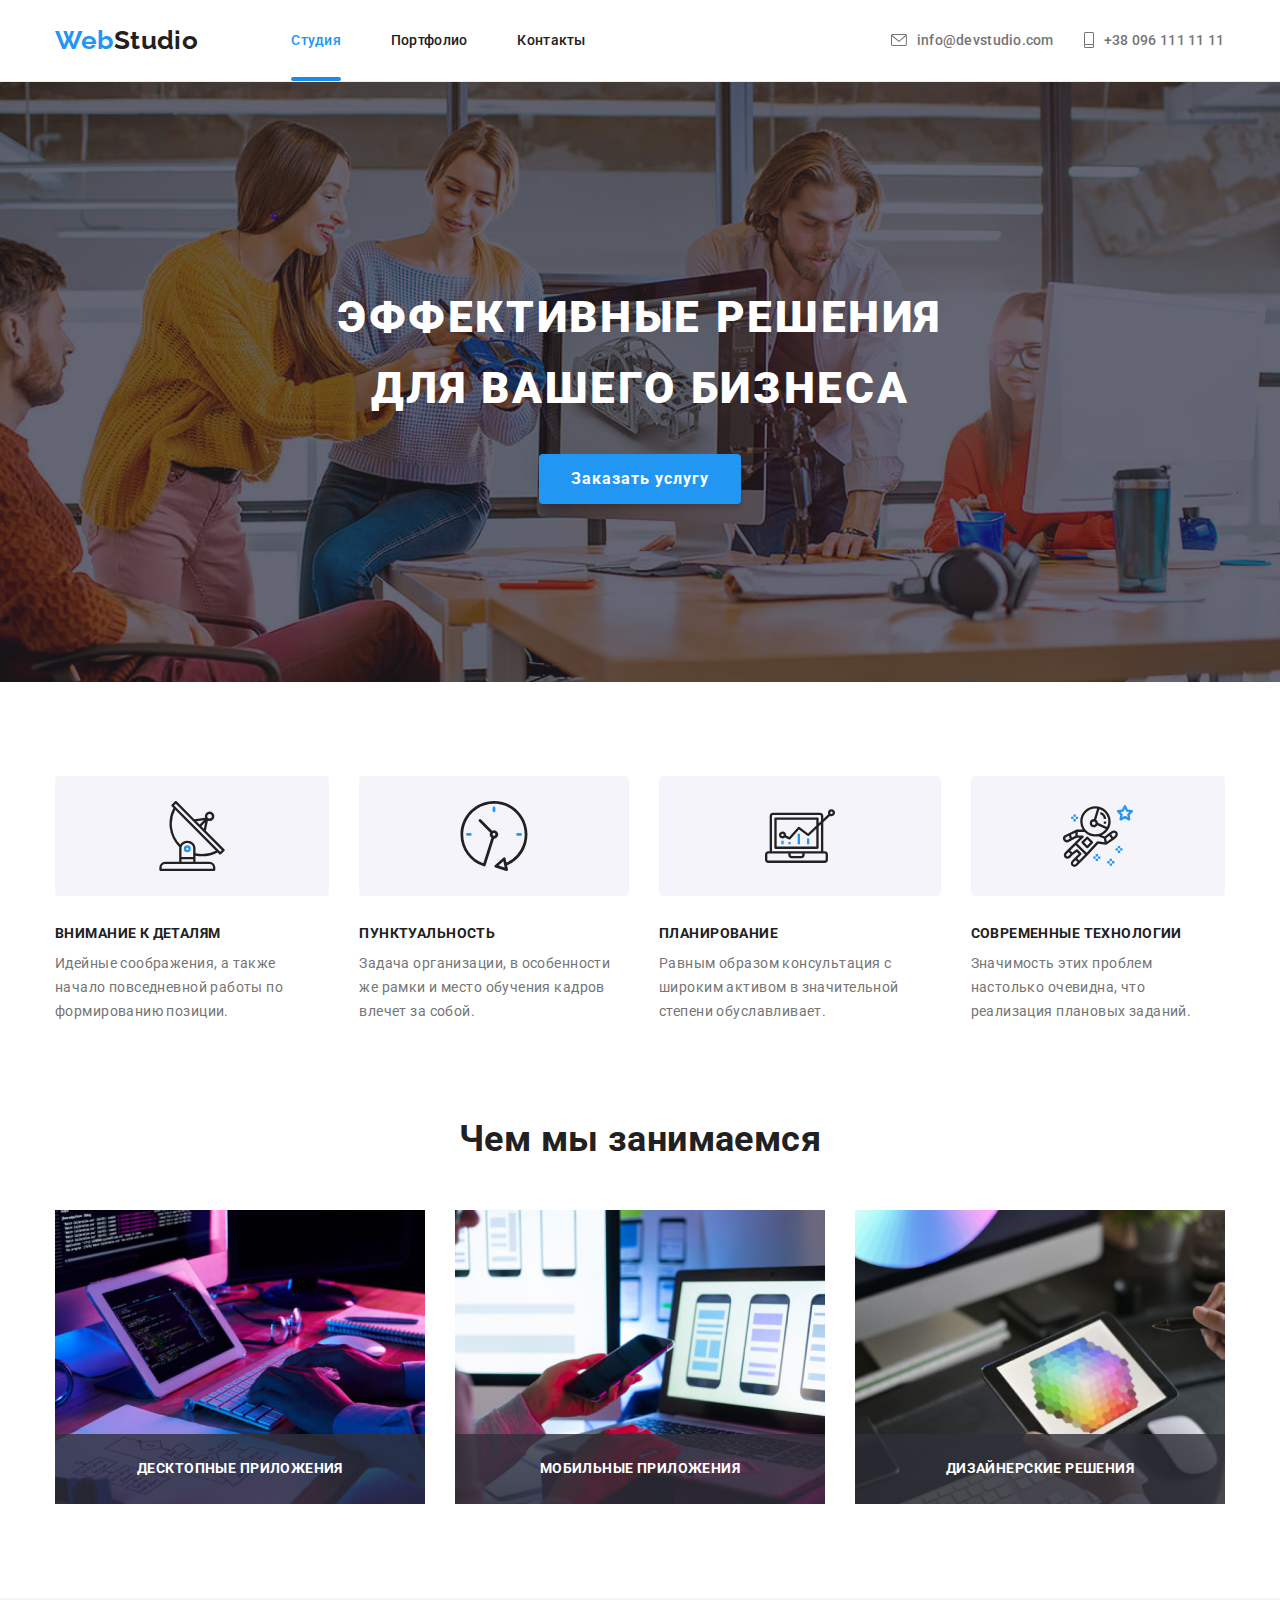
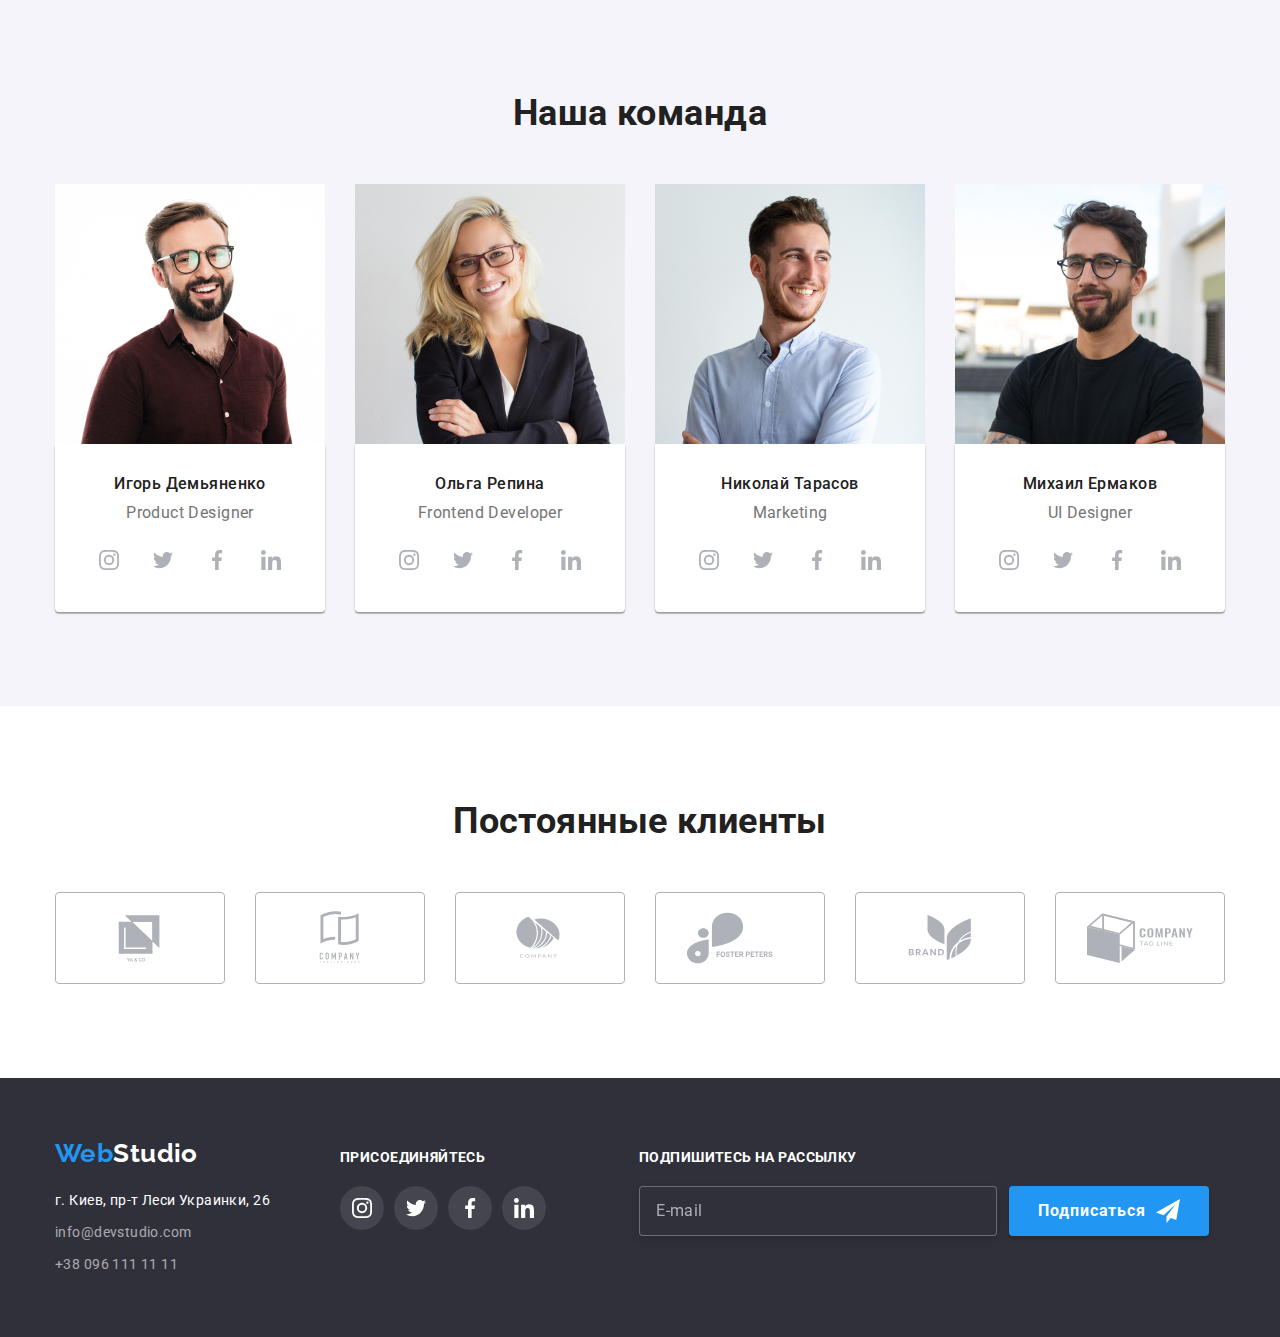
<file: index.html>
<!DOCTYPE html>
<html lang="ru">
  <head>
    <meta charset="UTF-8" />
    <meta http-equiv="X-UA-Compatible" content="IE=edge" />
    <meta name="viewport" content="width=device-width, initial-scale=1.0" />
    <title>Document</title>
    <link rel="preconnect" href="https://fonts.googleapis.com" />
    <link rel="preconnect" href="https://fonts.gstatic.com" crossorigin />
    <link
      rel="stylesheet"
      href="https://cdn.jsdelivr.net/npm/modern-normalize@1.1.0/modern-normalize.min.css"
    />
    <link
      href="https://fonts.googleapis.com/css2?family=Raleway:wght@700&family=Roboto:wght@400;500;700;900&display=swap"
      rel="stylesheet"
    />
    <link rel="stylesheet" href="./css/main.min.css" />
  </head>

  <body>
    <!-- Хедер -->
    <header class="header">
      <div class="container header-container">
        <a href="./index.html" class="logo logo__header">
          <span class="logo__accent">Web</span>Studio
        </a>
        <button
          class="menu-btn"
          type="button"
          aria-label="Кнопка открытия меню"
          aria-expanded="false"
          data-menu-button
        >
          <svg class="menu-btn__icon" width="40" height="40">
            <use
              class="menu-btn__icon-open"
              href="./images/symbol-defs.svg#open-menu"
            ></use>
            <use
              class="menu-btn__icon-close"
              href="./images/symbol-defs.svg#close-menu"
            ></use>
          </svg>
        </button>
        <div class="header-menu">
          <nav class="header__wrapper">
            <ul class="site-nav list">
              <li class="site-nav__item">
                <a
                  href="./index.html"
                  class="site-nav__link site-nav__link--current"
                  >Студия</a
                >
              </li>
              <li class="site-nav__item">
                <a href="./portfolio.html" class="site-nav__link">Портфолио</a>
              </li>
              <li class="site-nav__item">
                <a href="" class="site-nav__link">Контакты</a>
              </li>
            </ul>
          </nav>
          <ul class="auth-nav list">
            <li class="auth-nav__item">
              <a href="mailto:info@devstudio.com" class="auth-nav__link"
                ><svg class="nav__icon" width="16px" height="12px">
                  <use href="./images/symbol-defs.svg#mail"></use></svg
                >info@devstudio.com</a
              >
            </li>
            <li class="auth-nav__item">
              <a href="tel:+380961111111" class="auth-nav__link">
                <svg class="nav__icon" width="10px" height="16px">
                  <use href="./images/symbol-defs.svg#fone"></use></svg
                >+38 096 111 11 11</a
              >
            </li>
          </ul>
        </div>
      </div>
    </header>

    <main>
      <!-- Секция Герой -->
      <section class="hero">
        <div class="container">
          <h1 class="hero-title">Эффективные решения для вашего бизнеса</h1>
          <button data-modal-open type="button" class="button">
            Заказать услугу
          </button>
        </div>
      </section>

      <!-- Секция Про нас -->
      <section class="section features-section">
        <div class="container">
          <h2 class="visually-hidden">Почему выбирают нас</h2>
          <ul class="features list">
            <li class="features-item">
              <div class="features-icon">
                <svg width="70px" height="70px">
                  <use href="./images/symbol-defs.svg#antenna"></use>
                </svg>
              </div>

              <h3 class="title">Внимание к деталям</h3>
              <p class="features-text">
                Идейные соображения, а также начало повседневной работы по
                формированию позиции.
              </p>
            </li>
            <li class="features-item">
              <div class="features-icon">
                <svg width="70px" height="70px">
                  <use href="./images/symbol-defs.svg#clock"></use>
                </svg>
              </div>

              <h3 class="title">Пунктуальность</h3>
              <p class="features-text">
                Задача организации, в особенности же рамки и место обучения
                кадров влечет за собой.
              </p>
            </li>
            <li class="features-item">
              <div class="features-icon">
                <svg width="70px" height="70px">
                  <use href="./images/symbol-defs.svg#diagram"></use>
                </svg>
              </div>

              <h3 class="title">Планирование</h3>
              <p class="features-text">
                Равным образом консультация с широким активом в значительной
                степени обуславливает.
              </p>
            </li>
            <li class="features-item">
              <div class="features-icon">
                <svg width="70px" height="70px">
                  <use href="./images/symbol-defs.svg#astronaut"></use>
                </svg>
              </div>

              <h3 class="title">Современные технологии</h3>
              <p class="features-text">
                Значимость этих проблем настолько очевидна, что реализация
                плановых заданий.
              </p>
            </li>
          </ul>
        </div>
      </section>

      <!-- Секция Чем мы занимаемся -->
      <section class="section skills">
        <div class="container">
          <h2 class="section-title">Чем мы занимаемся</h2>
          <ul class="work list">
            <li class="work-item">
              <img
                srcset="
                  ./images/work/work_1.jpg    1x,
                  ./images/work/work_1@2x.jpg 2x
                "
                src="./images/work/work_1.jpg"
                alt="программный код на стационарном компьютере"
                width="370"
                height="294"
              />
              <h3 class="work-title">Десктопные приложения</h3>
            </li>
            <li class="work-item">
              <img
                srcset="
                  ./images/work/work_2.jpg    1x,
                  ./images/work/work_2@2x.jpg 2x
                "
                src="./images/work/work_2.jpg"
                alt="оформление приложения на ноутбуке и смартфоне"
                width="370"
                height="294"
              />
              <h3 class="work-title">Мобильные приложения</h3>
            </li>
            <li class="work-item">
              <img
                srcset="
                  ./images/work/work_3.jpg    1x,
                  ./images/work/work_3@2x.jpg 2x
                "
                src="./images/work/work_3.jpg"
                alt="стилизация цвета на планшете"
                width="370"
                height="294"
              />
              <h3 class="work-title">Дизайнерские решения</h3>
            </li>
          </ul>
        </div>
      </section>

      <!-- Секция команда -->
      <section class="section team">
        <div class="container">
          <h2 class="section-title">Наша команда</h2>

          <ul class="employees list">
            <li class="team-item">
              <picture>
                <source
                  srcset="
                    ./images/team/team_card_1_desktop.jpg    1x,
                    ./images/team/team_card_1_desktop@2x.jpg 2x
                  "
                  media="(min-width: 1200px)"
                  type="image/jpg"
                />
                <source
                  srcset="
                    ./images/team/team_card_1_tablet.jpg    1x,
                    ./images/team/team_card_1_tablet@2x.jpg 2x
                  "
                  media="(min-width: 768px)"
                  type="image/jpg"
                />
                <source
                  srcset="
                    ./images/team/team_card_1_mobile.jpg    1x,
                    ./images/team/team_card_1_mobile@2x.jpg 2x
                  "
                  media="(max-width: 768px)"
                  type="image/jpg"
                />
                <img
                  class="employees-item"
                  src="./images/team/team_card_1_mobile.jpg"
                  alt="сотрудник компании"
                  width="450"
                  height="460"
                />
              </picture>
              <div class="bck-card">
                <h3 class="title employees-title">Игорь Демьяненко</h3>
                <p class="employees-text">Product Designer</p>
                <ul class="list social_list">
                  <li class="social_network">
                    <a class="team-icon" href="instagram">
                      <svg width="20" height="20" class="social-icon">
                        <use
                          href="./images/symbol-defs.svg#instagram"
                        ></use></svg
                    ></a>
                  </li>
                  <li class="social_network">
                    <a class="team-icon" href="twitter">
                      <svg width="20" height="20" class="social-icon">
                        <use href="./images/symbol-defs.svg#twitter"></use></svg
                    ></a>
                  </li>
                  <li class="social_network">
                    <a class="team-icon" href="facebook">
                      <svg width="20" height="20" class="social-icon">
                        <use
                          href="./images/symbol-defs.svg#facebook"
                        ></use></svg
                    ></a>
                  </li>
                  <li class="social_network">
                    <a class="team-icon" href="linkedin">
                      <svg width="20" height="20" class="social-icon">
                        <use
                          href="./images/symbol-defs.svg#linkedin"
                        ></use></svg
                    ></a>
                  </li>
                </ul>
              </div>
            </li>
            <li class="team-item">
              <picture>
                <source
                  srcset="
                    ./images/team/team_card_2_desktop.jpg    1x,
                    ./images/team/team_card_2_desktop@2x.jpg 2x
                  "
                  media="(min-width: 1200px)"
                  type="image/jpg"
                />
                <source
                  srcset="
                    ./images/team/team_card_2_tablet.jpg    1x,
                    ./images/team/team_card_2_tablet@2x.jpg 2x
                  "
                  media="(min-width: 768px)"
                  type="image/jpg"
                />
                <source
                  srcset="
                    ./images/team/team_card_2_mobile.jpg    1x,
                    ./images/team/team_card_2_mobile@2x.jpg 2x
                  "
                  media="(max-width: 768px)"
                  type="image/jpg"
                />
                <img
                  class="employees-item"
                  src="./images/team/team_card_2_mobile.jpg"
                  alt="сотрудник компании"
                  width="450"
                  height="460"
                />
              </picture>
              <div class="bck-card">
                <h3 class="title employees-title">Ольга Репина</h3>
                <p class="employees-text">Frontend Developer</p>
                <ul class="list social_list">
                  <li class="social_network">
                    <a class="team-icon" href="instagram">
                      <svg width="20" height="20" class="social-icon">
                        <use
                          href="./images/symbol-defs.svg#instagram"
                        ></use></svg
                    ></a>
                  </li>
                  <li class="social_network">
                    <a class="team-icon" href="twitter">
                      <svg width="20" height="20" class="social-icon">
                        <use href="./images/symbol-defs.svg#twitter"></use></svg
                    ></a>
                  </li>
                  <li class="social_network">
                    <a class="team-icon" href="facebook">
                      <svg width="20" height="20" class="social-icon">
                        <use
                          href="./images/symbol-defs.svg#facebook"
                        ></use></svg
                    ></a>
                  </li>
                  <li class="social_network">
                    <a class="team-icon" href="linkedin">
                      <svg width="20" height="20" class="social-icon">
                        <use
                          href="./images/symbol-defs.svg#linkedin"
                        ></use></svg
                    ></a>
                  </li>
                </ul>
              </div>
            </li>
            <li class="team-item">
              <picture>
                <source
                  srcset="
                    ./images/team/team_card_3_desktop.jpg    1x,
                    ./images/team/team_card_3_desktop@2x.jpg 2x
                  "
                  media="(min-width: 1200px)"
                  type="image/jpg"
                />
                <source
                  srcset="
                    ./images/team/team_card_3_tablet.jpg    1x,
                    ./images/team/team_card_3_tablet@2x.jpg 2x
                  "
                  media="(min-width: 768px)"
                  type="image/jpg"
                />
                <source
                  srcset="
                    ./images/team/team_card_3_mobile.jpg    1x,
                    ./images/team/team_card_3_mobile@2x.jpg 2x
                  "
                  media="(max-width: 768px)"
                  type="image/jpg"
                />
                <img
                  class="employees-item"
                  src="./images/team/team_card_3_mobile.jpg"
                  alt="сотрудник компании"
                  width="450"
                  height="460"
                />
              </picture>
              <div class="bck-card">
                <h3 class="title employees-title">Николай Тарасов</h3>
                <p class="employees-text">Marketing</p>
                <ul class="list social_list">
                  <li class="social_network">
                    <a class="team-icon" href="instagram">
                      <svg width="20" height="20" class="social-icon">
                        <use
                          href="./images/symbol-defs.svg#instagram"
                        ></use></svg
                    ></a>
                  </li>
                  <li class="social_network">
                    <a class="team-icon" href="twitter">
                      <svg width="20" height="20" class="social-icon">
                        <use href="./images/symbol-defs.svg#twitter"></use></svg
                    ></a>
                  </li>
                  <li class="social_network">
                    <a class="team-icon" href="facebook">
                      <svg width="20" height="20" class="social-icon">
                        <use
                          href="./images/symbol-defs.svg#facebook"
                        ></use></svg
                    ></a>
                  </li>
                  <li class="social_network">
                    <a class="team-icon" href="linkedin">
                      <svg width="20" height="20" class="social-icon">
                        <use
                          href="./images/symbol-defs.svg#linkedin"
                        ></use></svg
                    ></a>
                  </li>
                </ul>
              </div>
            </li>
            <li class="team-item">
              <picture>
                <source
                  srcset="
                    ./images/team/team_card_4_desktop.jpg    1x,
                    ./images/team/team_card_4_desktop@2x.jpg 2x
                  "
                  media="(min-width: 1200px)"
                  type="image/jpg"
                />
                <source
                  srcset="
                    ./images/team/team_card_4_tablet.jpg    1x,
                    ./images/team/team_card_4_tablet@2x.jpg 2x
                  "
                  media="(min-width: 768px)"
                  type="image/jpg"
                />
                <source
                  srcset="
                    ./images/team/team_card_4_mobile.jpg    1x,
                    ./images/team/team_card_4_mobile@2x.jpg 2x
                  "
                  media="(max-width: 768px)"
                  type="image/jpg"
                />
                <img
                  class="employees-item"
                  src="./images/team/team_card_4_mobile.jpg"
                  alt="сотрудник компании"
                  width="450"
                  height="460"
                />
              </picture>
              <div class="bck-card">
                <h3 class="title employees-title">Михаил Ермаков</h3>
                <p class="employees-text">UI Designer</p>
                <ul class="list social_list">
                  <li class="social_network">
                    <a class="team-icon" href="instagram">
                      <svg width="20" height="20" class="social-icon">
                        <use
                          href="./images/symbol-defs.svg#instagram"
                        ></use></svg
                    ></a>
                  </li>
                  <li class="social_network">
                    <a class="team-icon" href="twitter">
                      <svg width="20" height="20" class="social-icon">
                        <use href="./images/symbol-defs.svg#twitter"></use></svg
                    ></a>
                  </li>
                  <li class="social_network">
                    <a class="team-icon" href="facebook">
                      <svg width="20" height="20" class="social-icon">
                        <use
                          href="./images/symbol-defs.svg#facebook"
                        ></use></svg
                    ></a>
                  </li>
                  <li class="social_network">
                    <a class="team-icon" href="linkedin">
                      <svg width="20" height="20" class="social-icon">
                        <use
                          href="./images/symbol-defs.svg#linkedin"
                        ></use></svg
                    ></a>
                  </li>
                </ul>
              </div>
            </li>
          </ul>
        </div>
      </section>

      <!-- Секция клиенты  -->
      <section class="section">
        <div class="container">
          <h2 class="section-title">Постоянные клиенты</h2>
          <ul class="clients-list list">
            <li class="clients">
              <a class="clients-page" href="">
                <svg width="106" height="60">
                  <use href="./images/symbol-defs.svg#client_1"></use></svg
              ></a>
            </li>
            <li class="clients">
              <a class="clients-page" href="">
                <svg width="106" height="60">
                  <use href="./images/symbol-defs.svg#client_2"></use></svg
              ></a>
            </li>
            <li class="clients">
              <a class="clients-page" href="">
                <svg width="106" height="60">
                  <use href="./images/symbol-defs.svg#client_3"></use></svg
              ></a>
            </li>
            <li class="clients">
              <a class="clients-page" href="">
                <svg width="106" height="60">
                  <use href="./images/symbol-defs.svg#client_4"></use></svg
              ></a>
            </li>
            <li class="clients">
              <a class="clients-page" href="">
                <svg width="106" height="60">
                  <use href="./images/symbol-defs.svg#client_5"></use></svg
              ></a>
            </li>
            <li class="clients">
              <a class="clients-page" href="">
                <svg width="106" height="60">
                  <use href="./images/symbol-defs.svg#client_6"></use></svg
              ></a>
            </li>
          </ul>
        </div>
      </section>
    </main>

    <!-- Футер -->
    <footer class="footer">
      <div class="container footer-container">
        <div class="footer-tablet">
          <div class="contact">
            <a href="./index.html" class="logo logo-footer">
              <span class="logo__accent">Web</span>Studio
            </a>
            <address>
              <ul class="list">
                <li class="footer-list">
                  <a
                    target="_blank"
                    rel="noopener noreferrer"
                    href="https://www.google.com/maps/place/%D0%B1%D1%83%D0%BB.+%D0%9B%D0%B5%D1%81%D0%B8+%D0%A3%D0%BA%D1%80%D0%B0%D0%B8%D0%BD%D0%BA%D0%B8,+26,+%D0%9A%D0%B8%D0%B5%D0%B2,+02000/@50.4265807,30.5361971,17z/data=!3m1!4b1!4m5!3m4!1s0x40d4cf0e033ecbe9:0x57a4dffefec77da0!8m2!3d50.4265807!4d30.5383858"
                    class="map"
                    >г. Киев, пр-т Леси Украинки, 26</a
                  >
                </li>
                <li class="footer-list">
                  <a href="mailto:info@devstudio.com" class="auth"
                    >info@devstudio.com</a
                  >
                </li>
                <li class="footer-list">
                  <a href="tel:+380961111111" class="auth">+38 096 111 11 11</a>
                </li>
              </ul>
            </address>
          </div>

          <div class="join-social">
            <p class="join">присоединяйтесь</p>
            <ul class="list social_list">
              <li class="social_network">
                <a class="footer-icon" href=""
                  ><svg width="20" height="20" class="social-icon">
                    <use href="./images/symbol-defs.svg#instagram"></use></svg
                ></a>
              </li>
              <li class="social_network">
                <a class="footer-icon" href=""
                  ><svg width="20" height="20" class="social-icon">
                    <use href="./images/symbol-defs.svg#twitter"></use></svg
                ></a>
              </li>
              <li class="social_network">
                <a class="footer-icon" href=""
                  ><svg width="20" height="20" class="social-icon">
                    <use href="./images/symbol-defs.svg#facebook"></use></svg
                ></a>
              </li>
              <li class="social_network">
                <a class="footer-icon" href=""
                  ><svg width="20" height="20" class="social-icon">
                    <use href="./images/symbol-defs.svg#linkedin"></use></svg
                ></a>
              </li>
            </ul>
          </div>
        </div>

        <div class="mailing">
          <p class="subscribe">Подпишитесь на рассылку</p>
          <form class="subscribe-form">
            <input
              class="mail-form"
              type="email"
              name="email"
              placeholder="E-mail"
            />
            <button class="footer-button" type="submit">
              Подписаться
              <svg width="24" height="24">
                <use href="./images/symbol-defs.svg#icon-send"></use>
              </svg>
            </button>
          </form>
        </div>
      </div>
    </footer>

    <!-- Модальное окно -->
    <div class="backdrop is-hidden" data-modal>
      <div class="modal">
        <button data-modal-close class="close">
          <svg width="30" height="30" class="close-svg">
            <use href="./images/symbol-defs.svg#close"></use>
          </svg>
        </button>
        <p>Оставьте свои данные, мы вам перезвоним</p>
        <form class="modal-form">
          <label for="name" class="modal-lable">Имя</label>
          <div class="for-icon">
            <input
              class="form-input"
              type="text"
              name="username"
              id="name"
              autofocus
            />
            <svg width="18" height="18" class="form-svg">
              <use href="./images/symbol-defs.svg#person-black"></use>
            </svg>
          </div>
          <label for="tell" class="modal-lable">Телефон</label>
          <div class="for-icon">
            <input
              class="form-input"
              type="tel"
              name="phone_number"
              id="tell"
            />
            <svg width="18" height="18" class="form-svg">
              <use href="./images/symbol-defs.svg#phone-black"></use>
            </svg>
          </div>
          <label for="mail" class="modal-lable">Почта</label>
          <div class="for-icon">
            <input class="form-input" type="email" name="email" id="mail" />
            <svg width="18" height="18" class="form-svg">
              <use href="./images/symbol-defs.svg#email-black"></use>
            </svg>
          </div>
          <label for="comment" class="modal-lable">Комментарий</label>
          <textarea
            class="comment-input"
            name="comment"
            id="comment"
            cols="30"
            rows="10"
            placeholder="Введите текст"
          ></textarea>
          <label class="checkbox-label">
            <input class="checkbox" type="checkbox" name="conditions" />
            <span class="custom"
              ><svg class="custom-icon" width="16" height="15">
                <use href="./images/symbol-defs.svg#icon-check"></use></svg
            ></span>
            <span class="condition-text"
              >Соглашаюсь с рассылкой и принимаю
              <a class="conditions-link" href="">Условия договора</a></span
            >
          </label>
          <button class="modal-button" type="submit">Отправить</button>
        </form>
      </div>
    </div>

    <!-- Мобильное меню -->
    <div class="mobile-overlay" data-menu>
      <div class="mobile-menu">
        <nav class="mobile-nav">
          <ul class="mobile-nav__list list">
            <li class="mobile-nav__item">
              <a
                href="./index.html"
                class="mobile-nav__link mobile-nav__link--current"
                >Студия</a
              >
            </li>
            <li class="mobile-nav__item">
              <a href="./portfolio.html" class="mobile-nav__link">Портфолио</a>
            </li>
            <li class="mobile-nav__item">
              <a href=" " class="mobile-nav__link">Контакты</a>
            </li>
          </ul>
        </nav>

        <div>
          <ul class="mobile-contacts list">
            <li class="mobile-contacts__item">
              <a href="tel:+380961111111" class="mobile-contacts__tell">
                +38 096 111 11 11</a
              >
            </li>
            <li class="mobile-contacts__item">
              <a href="mailto:info@devstudio.com" class="mobile-contacts__mail"
                >info@devstudio.com</a
              >
            </li>
          </ul>

          <ul class="socials list">
            <li class="socials__item">
              <a
                class="socials__link"
                href=""
                target="_blank"
                rel="noopener noreferrer"
                >Instagram</a
              >
            </li>

            <li class="socials__item">
              <a
                class="socials__link"
                href=""
                target="_blank"
                rel="noopener noreferrer"
                >Twitter</a
              >
            </li>
            <li class="socials__item">
              <a
                class="socials__link"
                href=""
                target="_blank"
                rel="noopener noreferrer"
                >Facebook</a
              >
            </li>

            <li class="socials__item">
              <a
                class="socials__link"
                href=""
                target="_blank"
                rel="noopener noreferrer"
                >LinkedIn</a
              >
            </li>
          </ul>
        </div>
      </div>
    </div>
    <script src="./js/modal.js"></script>
    <script src="./js/menu.js"></script>
  </body>
</html>
</file>
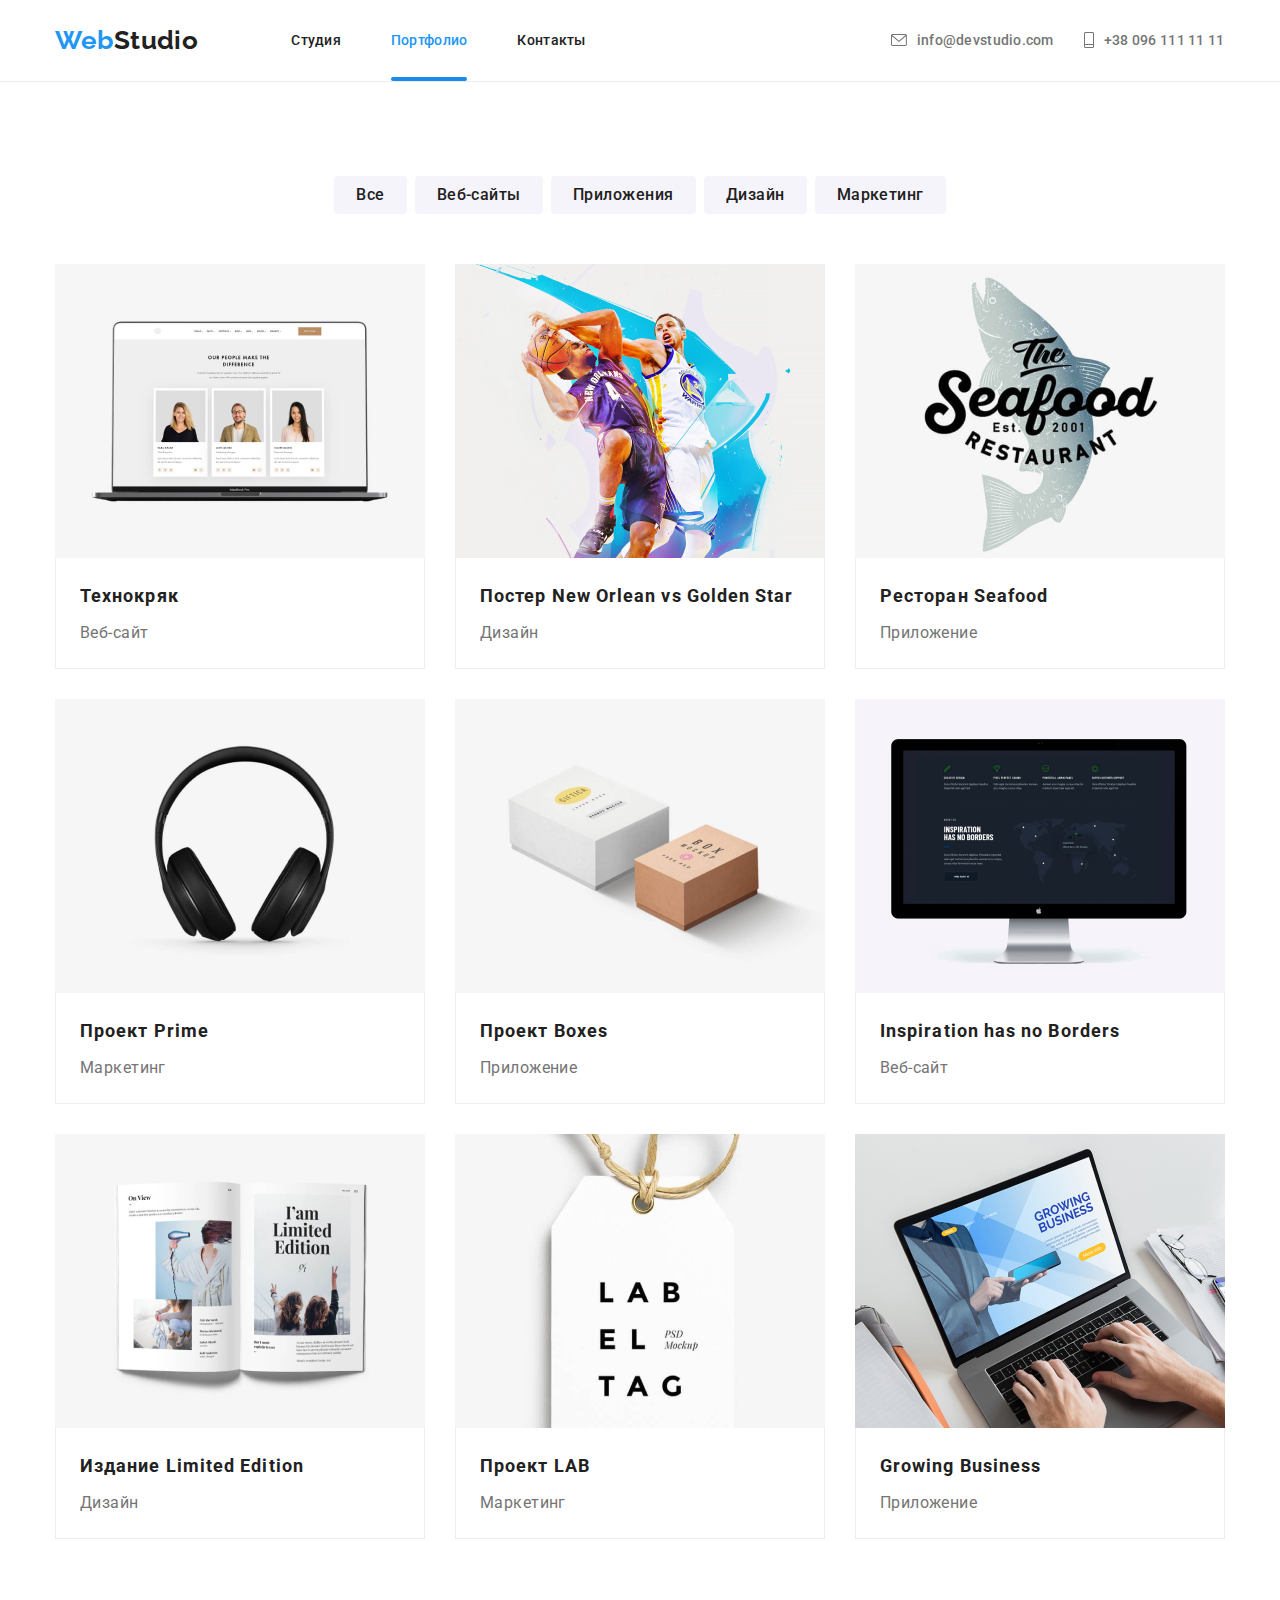
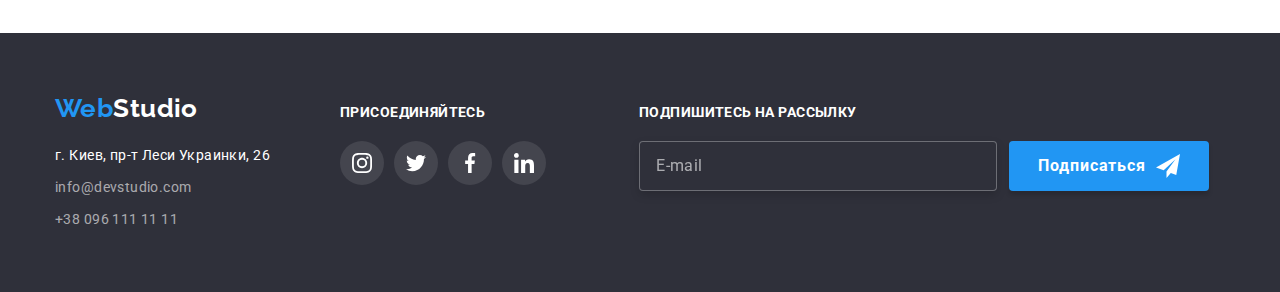
<file: portfolio.html>
<!DOCTYPE html>
<html lang="ru">
  <head>
    <meta charset="UTF-8" />
    <meta http-equiv="X-UA-Compatible" content="IE=edge" />
    <meta name="viewport" content="width=device-width, initial-scale=1.0" />
    <title>Document</title>
    <link rel="preconnect" href="https://fonts.googleapis.com" />
    <link rel="preconnect" href="https://fonts.gstatic.com" crossorigin />
    <link
      rel="stylesheet"
      href="https://cdn.jsdelivr.net/npm/modern-normalize@1.1.0/modern-normalize.min.css"
    />
    <link
      href="https://fonts.googleapis.com/css2?family=Raleway:wght@700&family=Roboto:wght@400;500;700;900&display=swap"
      rel="stylesheet"
    />
    <link rel="stylesheet" href="./css/main.min.css" />
  </head>
  <body>
    <!-- Хедер -->
    <header class="header">
      <div class="container header-container">
        <a href="./index.html" class="logo logo__header">
          <span class="logo__accent">Web</span>Studio
        </a>
        <button
          class="menu-btn"
          type="button"
          aria-label="Кнопка открытия меню"
          aria-expanded="false"
          data-menu-button
        >
          <svg class="menu-btn__icon" width="40" height="40">
            <use
              class="menu-btn__icon-open"
              href="./images/symbol-defs.svg#open-menu"
            ></use>
            <use
              class="menu-btn__icon-close"
              href="./images/symbol-defs.svg#close-menu"
            ></use>
          </svg>
        </button>
        <div class="header-menu">
          <nav class="header__wrapper">
            <ul class="site-nav list">
              <li class="site-nav__item">
                <a href="./index.html" class="site-nav__link">Студия</a>
              </li>
              <li class="site-nav__item">
                <a
                  href="./portfolio.html"
                  class="site-nav__link site-nav__link--current"
                  >Портфолио</a
                >
              </li>
              <li class="site-nav__item">
                <a href="" class="site-nav__link">Контакты</a>
              </li>
            </ul>
          </nav>
          <ul class="auth-nav list">
            <li class="auth-nav__item">
              <a href="mailto:info@devstudio.com" class="auth-nav__link"
                ><svg class="nav__icon" width="16px" height="12px">
                  <use href="./images/symbol-defs.svg#mail"></use></svg
                >info@devstudio.com</a
              >
            </li>
            <li class="auth-nav__item">
              <a href="tel:+380961111111" class="auth-nav__link">
                <svg class="nav__icon" width="10px" height="16px">
                  <use href="./images/symbol-defs.svg#fone"></use></svg
                >+38 096 111 11 11</a
              >
            </li>
          </ul>
        </div>
      </div>
    </header>

    <main>
      <!-- Портфолио -->
      <section class="section portfolio">
        <div class="container">
          <h1 class="visually-hidden">Портфолио</h1>
          <ul class="portfolio-button list">
            <li class="button-item">
              <button type="button" class="button">Все</button>
            </li>
            <li class="button-item">
              <button type="button" class="button">Веб-сайты</button>
            </li>
            <li class="button-item">
              <button type="button" class="button">Приложения</button>
            </li>
            <li class="button-item">
              <button type="button" class="button">Дизайн</button>
            </li>
            <li class="button-item">
              <button type="button" class="button">Маркетинг</button>
            </li>
          </ul>
          <ul class="portfolio-project list">
            <li class="portfolio-item">
              <a href="" class="portfolio-link">
                <div class="card-thumb">
                  <picture>
                    <source
                      srcset="
                        ./images/portfolio/portfolio_1_desktop.jpg    1x,
                        ./images/portfolio/portfolio_1_desktop@2x.jpg 2x
                      "
                      media="(min-width: 1200px)"
                      type="image/jpg"
                    />
                    <source
                      srcset="
                        ./images/portfolio/portfolio_1_tablet.jpg    1x,
                        ./images/portfolio/portfolio_1_tablet@2x.jpg 2x
                      "
                      media="(min-width: 768px)"
                      type="image/jpg"
                    />
                    <source
                      srcset="
                        ./images/portfolio/portfolio_1_mobile.jpg    1x,
                        ./images/portfolio/portfolio_1_mobile@2x.jpg 2x
                      "
                      media="(max-width: 768px)"
                      type="image/jpg"
                    />
                    <img
                      class="img-portfolio"
                      src="./images/portfolio/portfolio_1_mobile.jpg"
                      alt="сайт на ноутбуке"
                      width="450"
                      height="294"
                    />
                  </picture>

                  <p class="services">
                    Ресурс предлагает комплексные предложения с разным уровнем
                    функционала и сервисов. Все это позволит посетителю получить
                    исчерпывающие сведения о компании или частном лице.
                  </p>
                </div>
                <div class="portfolio-text">
                  <h3 class="title portfolio-title">Технокряк</h3>
                  <p class="text">Веб-сайт</p>
                </div></a
              >
            </li>
            <li class="portfolio-item">
              <a href="" class="portfolio-link">
                <div class="card-thumb">
                  <picture>
                    <source
                      srcset="
                        ./images/portfolio/portfolio_2_desktop.jpg    1x,
                        ./images/portfolio/portfolio_2_desktop@2x.jpg 2x
                      "
                      media="(min-width: 1200px)"
                      type="image/jpg"
                    />
                    <source
                      srcset="
                        ./images/portfolio/portfolio_2_tablet.jpg    1x,
                        ./images/portfolio/portfolio_2_tablet@2x.jpg 2x
                      "
                      media="(min-width: 768px)"
                      type="image/jpg"
                    />
                    <source
                      srcset="
                        ./images/portfolio/portfolio_2_mobile.jpg    1x,
                        ./images/portfolio/portfolio_2_mobile@2x.jpg 2x
                      "
                      media="(max-width: 768px)"
                      type="image/jpg"
                    />
                    <img
                      class="img-portfolio"
                      src="./images/portfolio/portfolio_2_mobile.jpg"
                      alt="два баскетболиста"
                      width="450"
                      height="294"
                    />
                  </picture>
                  <p class="services">
                    Ресурс предлагает комплексные предложения с разным уровнем
                    функционала и сервисов. Все это позволит посетителю получить
                    исчерпывающие сведения о компании или частном лице.
                  </p>
                </div>

                <div class="portfolio-text">
                  <h3 class="title portfolio-title">
                    Постер New Orlean vs Golden Star
                  </h3>
                  <p class="text">Дизайн</p>
                </div></a
              >
            </li>
            <li class="portfolio-item">
              <a href="" class="portfolio-link">
                <div class="card-thumb">
                  <picture>
                    <source
                      srcset="
                        ./images/portfolio/portfolio_3_desktop.jpg    1x,
                        ./images/portfolio/portfolio_3_desktop@2x.jpg 2x
                      "
                      media="(min-width: 1200px)"
                      type="image/jpg"
                    />
                    <source
                      srcset="
                        ./images/portfolio/portfolio_3_tablet.jpg    1x,
                        ./images/portfolio/portfolio_3_tablet@2x.jpg 2x
                      "
                      media="(min-width: 768px)"
                      type="image/jpg"
                    />
                    <source
                      srcset="
                        ./images/portfolio/portfolio_3_mobile.jpg    1x,
                        ./images/portfolio/portfolio_3_mobile@2x.jpg 2x
                      "
                      media="(max-width: 768px)"
                      type="image/jpg"
                    />
                    <img
                      class="img-portfolio"
                      src="./images/portfolio/portfolio_3_mobile.jpg"
                      alt="лого ресторана"
                      width="450"
                      height="294"
                    />
                  </picture>
                  <p class="services">
                    Ресурс предлагает комплексные предложения с разным уровнем
                    функционала и сервисов. Все это позволит посетителю получить
                    исчерпывающие сведения о компании или частном лице.
                  </p>
                </div>

                <div class="portfolio-text">
                  <h3 class="title portfolio-title">Ресторан Seafood</h3>
                  <p class="text">Приложение</p>
                </div></a
              >
            </li>
            <li class="portfolio-item">
              <a href="" class="portfolio-link">
                <div class="card-thumb">
                  <picture>
                    <source
                      srcset="
                        ./images/portfolio/portfolio_4_desktop.jpg    1x,
                        ./images/portfolio/portfolio_4_desktop@2x.jpg 2x
                      "
                      media="(min-width: 1200px)"
                      type="image/jpg"
                    />
                    <source
                      srcset="
                        ./images/portfolio/portfolio_4_tablet.jpg    1x,
                        ./images/portfolio/portfolio_4_tablet@2x.jpg 2x
                      "
                      media="(min-width: 768px)"
                      type="image/jpg"
                    />
                    <source
                      srcset="
                        ./images/portfolio/portfolio_4_mobile.jpg    1x,
                        ./images/portfolio/portfolio_4_mobile@2x.jpg 2x
                      "
                      media="(max-width: 768px)"
                      type="image/jpg"
                    />
                    <img
                      class="img-portfolio"
                      src="./images/portfolio/portfolio_4_mobile.jpg"
                      alt="наушники"
                      width="450"
                      height="294"
                    />
                  </picture>
                  <p class="services">
                    Ресурс предлагает комплексные предложения с разным уровнем
                    функционала и сервисов. Все это позволит посетителю получить
                    исчерпывающие сведения о компании или частном лице.
                  </p>
                </div>

                <div class="portfolio-text">
                  <h3 class="title portfolio-title">Проект Prime</h3>
                  <p class="text">Маркетинг</p>
                </div></a
              >
            </li>
            <li class="portfolio-item">
              <a href="" class="portfolio-link">
                <div class="card-thumb">
                  <picture>
                    <source
                      srcset="
                        ./images/portfolio/portfolio_5_desktop.jpg    1x,
                        ./images/portfolio/portfolio_5_desktop@2x.jpg 2x
                      "
                      media="(min-width: 1200px)"
                      type="image/jpg"
                    />
                    <source
                      srcset="
                        ./images/portfolio/portfolio_5_tablet.jpg    1x,
                        ./images/portfolio/portfolio_5_tablet@2x.jpg 2x
                      "
                      media="(min-width: 768px)"
                      type="image/jpg"
                    />
                    <source
                      srcset="
                        ./images/portfolio/portfolio_5_mobile.jpg    1x,
                        ./images/portfolio/portfolio_5_mobile@2x.jpg 2x
                      "
                      media="(max-width: 768px)"
                      type="image/jpg"
                    />
                    <img
                      class="img-portfolio"
                      src="./images/portfolio/portfolio_5_mobile.jpg"
                      alt="две коробки"
                      width="450"
                      height="294"
                    />
                  </picture>
                  <p class="services">
                    Ресурс предлагает комплексные предложения с разным уровнем
                    функционала и сервисов. Все это позволит посетителю получить
                    исчерпывающие сведения о компании или частном лице.
                  </p>
                </div>

                <div class="portfolio-text">
                  <h3 class="title portfolio-title">Проект Boxes</h3>
                  <p class="text">Приложение</p>
                </div></a
              >
            </li>
            <li class="portfolio-item">
              <a href="" class="portfolio-link">
                <div class="card-thumb">
                  <picture>
                    <source
                      srcset="
                        ./images/portfolio/portfolio_6_desktop.jpg    1x,
                        ./images/portfolio/portfolio_6_desktop@2x.jpg 2x
                      "
                      media="(min-width: 1200px)"
                      type="image/jpg"
                    />
                    <source
                      srcset="
                        ./images/portfolio/portfolio_6_tablet.jpg    1x,
                        ./images/portfolio/portfolio_6_tablet@2x.jpg 2x
                      "
                      media="(min-width: 768px)"
                      type="image/jpg"
                    />
                    <source
                      srcset="
                        ./images/portfolio/portfolio_6_mobile.jpg    1x,
                        ./images/portfolio/portfolio_6_mobile@2x.jpg 2x
                      "
                      media="(max-width: 768px)"
                      type="image/jpg"
                    />
                    <img
                      class="img-portfolio"
                      src="./images/portfolio/portfolio_6_mobile.jpg"
                      alt="сайт на компьютера"
                      width="450"
                      height="294"
                    />
                  </picture>
                  <p class="services">
                    Ресурс предлагает комплексные предложения с разным уровнем
                    функционала и сервисов. Все это позволит посетителю получить
                    исчерпывающие сведения о компании или частном лице.
                  </p>
                </div>

                <div class="portfolio-text">
                  <h3 class="title portfolio-title">
                    Inspiration has no Borders
                  </h3>
                  <p class="text">Веб-сайт</p>
                </div></a
              >
            </li>
            <li class="portfolio-item">
              <a href="" class="portfolio-link">
                <div class="card-thumb">
                  <picture>
                    <source
                      srcset="
                        ./images/portfolio/portfolio_7_desktop.jpg    1x,
                        ./images/portfolio/portfolio_7_desktop@2x.jpg 2x
                      "
                      media="(min-width: 1200px)"
                      type="image/jpg"
                    />
                    <source
                      srcset="
                        ./images/portfolio/portfolio_7_tablet.jpg    1x,
                        ./images/portfolio/portfolio_7_tablet@2x.jpg 2x
                      "
                      media="(min-width: 768px)"
                      type="image/jpg"
                    />
                    <source
                      srcset="
                        ./images/portfolio/portfolio_7_mobile.jpg    1x,
                        ./images/portfolio/portfolio_7_mobile@2x.jpg 2x
                      "
                      media="(max-width: 768px)"
                      type="image/jpg"
                    />
                    <img
                      class="img-portfolio"
                      src="./images/portfolio/portfolio_7_mobile.jpg"
                      alt="журнал"
                      width="450"
                      height="294"
                    />
                  </picture>
                  <p class="services">
                    Ресурс предлагает комплексные предложения с разным уровнем
                    функционала и сервисов. Все это позволит посетителю получить
                    исчерпывающие сведения о компании или частном лице.
                  </p>
                </div>

                <div class="portfolio-text">
                  <h3 class="title portfolio-title">Издание Limited Edition</h3>
                  <p class="text">Дизайн</p>
                </div></a
              >
            </li>
            <li class="portfolio-item">
              <a href="" class="portfolio-link">
                <div class="card-thumb">
                  <picture>
                    <source
                      srcset="
                        ./images/portfolio/portfolio_8_desktop.jpg    1x,
                        ./images/portfolio/portfolio_8_desktop@2x.jpg 2x
                      "
                      media="(min-width: 1200px)"
                      type="image/jpg"
                    />
                    <source
                      srcset="
                        ./images/portfolio/portfolio_8_tablet.jpg    1x,
                        ./images/portfolio/portfolio_8_tablet@2x.jpg 2x
                      "
                      media="(min-width: 768px)"
                      type="image/jpg"
                    />
                    <source
                      srcset="
                        ./images/portfolio/portfolio_8_mobile.jpg    1x,
                        ./images/portfolio/portfolio_8_mobile@2x.jpg 2x
                      "
                      media="(max-width: 768px)"
                      type="image/jpg"
                    />
                    <img
                      class="img-portfolio"
                      src="./images/portfolio/portfolio_8_mobile.jpg"
                      alt="лейба"
                      width="450"
                      height="294"
                    />
                  </picture>
                  <p class="services">
                    Ресурс предлагает комплексные предложения с разным уровнем
                    функционала и сервисов. Все это позволит посетителю получить
                    исчерпывающие сведения о компании или частном лице.
                  </p>
                </div>

                <div class="portfolio-text">
                  <h3 class="title portfolio-title">Проект LAB</h3>
                  <p class="text">Маркетинг</p>
                </div></a
              >
            </li>
            <li class="portfolio-item">
              <a href="" class="portfolio-link">
                <div class="card-thumb">
                  <picture>
                    <source
                      srcset="
                        ./images/portfolio/portfolio_9_desktop.jpg    1x,
                        ./images/portfolio/portfolio_9_desktop@2x.jpg 2x
                      "
                      media="(min-width: 1200px)"
                      type="image/jpg"
                    />
                    <source
                      srcset="
                        ./images/portfolio/portfolio_9_tablet.jpg    1x,
                        ./images/portfolio/portfolio_9_tablet@2x.jpg 2x
                      "
                      media="(min-width: 768px)"
                      type="image/jpg"
                    />
                    <source
                      srcset="
                        ./images/portfolio/portfolio_9_mobile.jpg    1x,
                        ./images/portfolio/portfolio_9_mobile@2x.jpg 2x
                      "
                      media="(max-width: 768px)"
                      type="image/jpg"
                    />
                    <img
                      class="img-portfolio"
                      src="./images/portfolio/portfolio_9_mobile.jpg"
                      alt="приложение на ноутбуке"
                      width="450"
                      height="294"
                    />
                  </picture>
                  <p class="services">
                    Ресурс предлагает комплексные предложения с разным уровнем
                    функционала и сервисов. Все это позволит посетителю получить
                    исчерпывающие сведения о компании или частном лице.
                  </p>
                </div>

                <div class="portfolio-text">
                  <h3 class="title portfolio-title">Growing Business</h3>
                  <p class="text">Приложение</p>
                </div></a
              >
            </li>
          </ul>
        </div>
      </section>
    </main>

    <!-- Футер -->
    <footer class="footer">
      <div class="container footer-container">
        <div class="footer-tablet">
          <div class="contact">
            <a href="./index.html" class="logo logo-footer">
              <span class="logo__accent">Web</span>Studio
            </a>
            <address>
              <ul class="list">
                <li class="footer-list">
                  <a
                    target="_blank"
                    rel="noopener noreferrer"
                    href="https://www.google.com/maps/place/%D0%B1%D1%83%D0%BB.+%D0%9B%D0%B5%D1%81%D0%B8+%D0%A3%D0%BA%D1%80%D0%B0%D0%B8%D0%BD%D0%BA%D0%B8,+26,+%D0%9A%D0%B8%D0%B5%D0%B2,+02000/@50.4265807,30.5361971,17z/data=!3m1!4b1!4m5!3m4!1s0x40d4cf0e033ecbe9:0x57a4dffefec77da0!8m2!3d50.4265807!4d30.5383858"
                    class="map"
                    >г. Киев, пр-т Леси Украинки, 26</a
                  >
                </li>
                <li class="footer-list">
                  <a href="mailto:info@devstudio.com" class="auth"
                    >info@devstudio.com</a
                  >
                </li>
                <li class="footer-list">
                  <a href="tel:+380961111111" class="auth">+38 096 111 11 11</a>
                </li>
              </ul>
            </address>
          </div>

          <div class="join-social">
            <p class="join">присоединяйтесь</p>
            <ul class="list social_list">
              <li class="social_network">
                <a class="footer-icon" href=""
                  ><svg width="20" height="20" class="social-icon">
                    <use href="./images/symbol-defs.svg#instagram"></use></svg
                ></a>
              </li>
              <li class="social_network">
                <a class="footer-icon" href=""
                  ><svg width="20" height="20" class="social-icon">
                    <use href="./images/symbol-defs.svg#twitter"></use></svg
                ></a>
              </li>
              <li class="social_network">
                <a class="footer-icon" href=""
                  ><svg width="20" height="20" class="social-icon">
                    <use href="./images/symbol-defs.svg#facebook"></use></svg
                ></a>
              </li>
              <li class="social_network">
                <a class="footer-icon" href=""
                  ><svg width="20" height="20" class="social-icon">
                    <use href="./images/symbol-defs.svg#linkedin"></use></svg
                ></a>
              </li>
            </ul>
          </div>
        </div>

        <div class="mailing">
          <p class="subscribe">Подпишитесь на рассылку</p>
          <form class="subscribe-form">
            <input
              class="mail-form"
              type="email"
              name="email"
              placeholder="E-mail"
            />
            <button class="footer-button" type="submit">
              Подписаться
              <svg width="24" height="24">
                <use href="./images/symbol-defs.svg#icon-send"></use>
              </svg>
            </button>
          </form>
        </div>
      </div>
    </footer>

    <!-- Мобильное меню -->
    <div class="mobile-overlay" data-menu>
      <div class="mobile-menu">
        <nav class="mobile-nav">
          <ul class="mobile-nav__list list">
            <li class="mobile-nav__item">
              <a href="./index.html" class="mobile-nav__link">Студия</a>
            </li>
            <li class="mobile-nav__item">
              <a
                href="./portfolio.html"
                class="mobile-nav__link mobile-nav__link--current"
                >Портфолио</a
              >
            </li>
            <li class="mobile-nav__item">
              <a href=" " class="mobile-nav__link">Контакты</a>
            </li>
          </ul>
        </nav>

        <div>
          <ul class="mobile-contacts list">
            <li class="mobile-contacts__item">
              <a href="tel:+380961111111" class="mobile-contacts__tell">
                +38 096 111 11 11</a
              >
            </li>
            <li class="mobile-contacts__item">
              <a href="mailto:info@devstudio.com" class="mobile-contacts__mail"
                >info@devstudio.com</a
              >
            </li>
          </ul>

          <ul class="socials list">
            <li class="socials__item">
              <a
                class="socials__link"
                href=""
                target="_blank"
                rel="noopener noreferrer"
                >Instagram</a
              >
            </li>

            <li class="socials__item">
              <a
                class="socials__link"
                href=""
                target="_blank"
                rel="noopener noreferrer"
                >Twitter</a
              >
            </li>
            <li class="socials__item">
              <a
                class="socials__link"
                href=""
                target="_blank"
                rel="noopener noreferrer"
                >Facebook</a
              >
            </li>

            <li class="socials__item">
              <a
                class="socials__link"
                href=""
                target="_blank"
                rel="noopener noreferrer"
                >LinkedIn</a
              >
            </li>
          </ul>
        </div>
      </div>
    </div>
    <script src="./js/menu.js"></script>
  </body>
</html>
</file>
<file: css/main.min.css>
:root{--main-font: 'Roboto', sans-serif;--secondary-font: 'Raleway', sans-serif;--primary-text-color: #757575;--title-text-color: #212121;--accent-color: #2196f3;--white-color: #ffffff;--primary-bg-color: #ffffff;--secondary-bg-color: #2f303a;--button-bg-color: #f5f4fa;--social-icon: #afb1b8;--animation: 250ms cubic-bezier(0.4, 0, 0.2, 1);--animation-menu: 500ms cubic-bezier(0.4, 0, 0.2, 1)}.visually-hidden{position:absolute;white-space:nowrap;width:1px;height:1px;overflow:hidden;border:0;padding:0;clip:rect(0 0 0 0);clip-path:inset(50%);margin:-1px}.list{padding-left:0;margin-top:0;margin-bottom:0;list-style:none}h1,h2,h3,h4,h5,h5,p,ul{margin-bottom:0;margin-top:0}body{background-color:var(--primary-bg-color);color:var(--primary-text-color);font-family:var(--main-font);letter-spacing:0.03em;font-size:14px;line-height:1.71}img{max-width:100%;height:auto;display:block}.section{padding-bottom:60px;padding-top:60px}@media screen and (min-width: 1200px){.section{padding-bottom:94px;padding-top:94px}}.title{margin-bottom:10px}.section-title{margin-bottom:30px;color:var(--title-text-color);font-weight:700;font-size:36px;line-height:1.17;text-align:center}@media screen and (min-width: 1200px){.section-title{margin-bottom:50px}}.container{margin-left:auto;margin-right:auto;max-width:480px;padding-left:15px;padding-right:15px}@media screen and (min-width: 768px){.container{max-width:768px}}@media screen and (min-width: 1200px){.container{max-width:1200px}}.header{position:relative;border-bottom:1px solid #ececec}.header-menu{display:none}@media screen and (min-width: 768px){.header-menu{display:flex;align-items:center}}.header-container{display:flex;align-items:center;justify-content:space-between;min-height:60px}@media screen and (min-width: 768px){.header-container{justify-content:center}}.header__wrapper{display:flex;align-items:center}.logo{color:var(--title-text-color);font-family:var(--secondary-font);font-weight:700;font-size:24px;line-height:1.19;text-decoration:none}@media screen and (min-width: 1200px){.logo{font-size:26px}}@media screen and (min-width: 768px) and (max-width: 1199.98px){.logo__header{margin-right:88px}}@media screen and (min-width: 1200px){.logo__header{margin-right:93px}}.logo__accent{color:var(--accent-color)}.menu-btn{display:flex;position:relative;justify-content:center;align-items:center;padding:0;width:40px;height:40px;background-color:transparent;border:transparent;outline:transparent;z-index:99}@media screen and (min-width: 768px){.menu-btn{display:none}}.menu-btn__icon{width:40px;height:40px}.menu-btn__icon-open{opacity:1}.menu-btn__icon-close{opacity:0}.menu-btn:hover,.menu-btn:focus{fill:var(--accent-color)}.menu-btn.is-active .menu-btn__icon-open{opacity:0}.menu-btn.is-active .menu-btn__icon-close{opacity:1}.no-scroll{overflow:hidden}.mobile-overlay{position:fixed;top:0;left:0;width:100vw;height:100vh;z-index:10;overflow-y:scroll;background-color:var(--white-color);box-shadow:0px 4px 8px rgba(0,0,0,0.04),0px 2px 4px rgba(0,0,0,0.08),0px 1px 3px rgba(0,0,0,0.16);transform:translateY(-100%);visibility:hidden;pointer-events:none;transition:var(--animation-menu)}.mobile-overlay.is-open{transform:translateY(0);visibility:visible;pointer-events:initial}.mobile-menu{flex-direction:column;justify-content:space-between;display:flex;width:100%;height:100%;padding:48px 15px 48px 40px;background-color:var(--white-color)}@media screen and (min-width: 480px) and (max-width: 767px){.mobile-menu{width:100%;margin-left:auto}}.mobile-nav__item:not(:last-child){margin-bottom:32px}.mobile-nav__link{font-weight:500;font-size:40px;line-height:1.18;letter-spacing:0.02em;text-decoration:none;color:var(--title-text-color)}.mobile-nav__link:hover,.mobile-nav__link:focus{color:var(--accent-color)}.mobile-contacts__item:not(:last-child){margin-bottom:32px}.mobile-contacts{margin-bottom:64px}.mobile-nav__link--current{color:var(--accent-color)}.mobile-contacts__tell{font-weight:500;font-size:34px;line-height:1.18;letter-spacing:0.02em;text-decoration:none;color:var(--accent-color)}@media screen and (min-width: 320px) and (max-width: 410px){.mobile-contacts__tell{font-size:24px}}.mobile-contacts__mail{font-weight:500;font-size:28px;line-height:1.17;letter-spacing:0.02em;text-decoration:none;color:var(--primary-text-color)}@media screen and (min-width: 320px) and (max-width: 410px){.mobile-contacts__mail{font-size:22px}}.socials{display:flex}.socials__link{font-weight:500;font-size:18px;line-height:1.22;letter-spacing:0.02em;text-decoration:none;color:var(--accent-color)}.socials__link .menu-networks__link{color:#2197f3}.socials__link a{text-decoration:none}.socials__link *,.socials__link ::after,.socials__link ::before{box-sizing:border-box}.socials__link таблица стилей агента пользователя a:-webkit-any-link{color:-webkit-link;cursor:pointer;text-decoration:underline}@media screen and (min-width: 320px) and (max-width: 410px){.socials__link{font-size:12px}}.socials__item{display:flex;position:relative}.socials__item:not(:last-child)::after{content:"";display:block;height:100%;width:1px;background-color:rgba(33,33,33,0.2);margin-left:10px;margin-right:10px}.site-nav{display:flex}@media screen and (min-width: 768px) and (max-width: 1199.98px){.site-nav{margin-right:84px}}@media screen and (min-width: 1200px){.site-nav{margin-right:305px}}.site-nav__link{display:flex;align-items:center}.site-nav__item:not(:last-child){margin-right:50px}.site-nav__link{display:block;padding-top:32px;padding-bottom:32px;color:var(--title-text-color);font-weight:500;font-size:14px;line-height:1.2;letter-spacing:0.02em;text-decoration:none;transition:color var(--animation)}.site-nav__link:hover,.site-nav__link:focus{color:var(--accent-color)}.site-nav__link--current{position:relative;display:block;padding-top:32px;padding-bottom:32px;color:var(--accent-color);font-weight:500;font-size:14px;line-height:1.2;letter-spacing:0.02em;text-decoration:none}.site-nav__link--current::after{content:'';display:block;width:100%;height:4px;border-radius:2px;background-color:#188ce8;position:absolute;bottom:0}.auth-nav{margin-left:auto}@media screen and (min-width: 1200px){.auth-nav{display:flex}}.auth-nav__link{display:flex;align-items:center}@media screen and (min-width: 768px) and (max-width: 1199.98px){.auth-nav__item:not(:last-child){margin-bottom:10px}}@media screen and (min-width: 1200px){.auth-nav__item:not(:last-child){margin-right:30px}}.nav__icon{margin-right:10px;fill:#757575;fill:currentColor}.auth-nav__link{color:#757575;font-weight:500;font-size:14px;line-height:1.2;letter-spacing:0.02em;text-decoration:none;transition:color var(--animation)}.auth-nav__link:hover,.auth-nav__link:focus{color:var(--accent-color)}.hero{background-color:var(--secondary-bg-color);text-align:center;padding-top:118px;padding-bottom:118px;height:400px;max-width:100%;margin-left:auto;margin-right:auto;background-image:linear-gradient(rgba(47,48,58,0.4), rgba(47,48,58,0.4)),url(..//images/Hero/mobile-hero.jpg);background-repeat:no-repeat;background-position:center;background-size:cover}@media screen and (min-width: 1200px){.hero{padding-top:200px;padding-bottom:200px;height:600px;max-width:1600px}}@media screen and (min-device-pixel-ratio: 2), screen and (-moz-min-device-pixel-ratio: 2), screen and (-o-min-device-pixel-ratio: 2 / 1), screen and (-webkit-min-device-pixel-ratio: 2), screen and (min-resolution: 192dpi), screen and (min-resolution: 2dppx){.hero{background-image:linear-gradient(rgba(47,48,58,0.4), rgba(47,48,58,0.4)),url(..//images/Hero/mobile-hero@2x.jpg)}}@media screen and (min-width: 768px) and (max-width: 1199.98px){.hero{background-image:linear-gradient(rgba(47,48,58,0.4), rgba(47,48,58,0.4)),url(..//images/Hero/tablet-hero.jpg)}}@media screen and (min-width: 768px) and (max-width: 1199.98px) and (min-device-pixel-ratio: 2), screen and (min-width: 768px) and (max-width: 1199.98px) and (-moz-min-device-pixel-ratio: 2), screen and (min-width: 768px) and (max-width: 1199.98px) and (-o-min-device-pixel-ratio: 2 / 1), screen and (min-width: 768px) and (max-width: 1199.98px) and (-webkit-min-device-pixel-ratio: 2), screen and (min-width: 768px) and (max-width: 1199.98px) and (min-resolution: 192dpi), screen and (min-width: 768px) and (max-width: 1199.98px) and (min-resolution: 2dppx){.hero{background-image:linear-gradient(rgba(47,48,58,0.4), rgba(47,48,58,0.4)),url(..//images/Hero/tablet-hero@2x.jpg)}}@media screen and (min-width: 1200px){.hero{background-image:linear-gradient(rgba(47,48,58,0.4), rgba(47,48,58,0.4)),url(..//images/Hero/desktop-hero.jpg)}}@media screen and (min-width: 1200px) and (min-device-pixel-ratio: 2), screen and (min-width: 1200px) and (-moz-min-device-pixel-ratio: 2), screen and (min-width: 1200px) and (-o-min-device-pixel-ratio: 2 / 1), screen and (min-width: 1200px) and (-webkit-min-device-pixel-ratio: 2), screen and (min-width: 1200px) and (min-resolution: 192dpi), screen and (min-width: 1200px) and (min-resolution: 2dppx){.hero{background-image:linear-gradient(rgba(47,48,58,0.4), rgba(47,48,58,0.4)),url(..//images/Hero/desktop-hero@2x.jpg)}}@media screen and (min-width: 768px){.hero{background-size:cover}}@media screen and (min-width: 1200px){.hero{background-size:cover}}.hero .button{display:inline-block;border-radius:4px;padding:10px 32px;box-shadow:0px 4px 4px rgba(0,0,0,0.15);min-width:200px;border:none;background-color:var(--accent-color);color:var(--white-color);cursor:pointer;font-weight:700;font-size:16px;line-height:1.87;letter-spacing:0.06em;text-align:center;transition:background-color var(--animation)}.hero .button:hover,.hero .button:focus{background-color:#188ce8}.hero-title{max-width:360px;margin:0px auto;margin-bottom:30px;color:var(--white-color);font-weight:900;font-size:26px;line-height:1.62;text-align:center;letter-spacing:0.06em;text-transform:uppercase}@media screen and (min-width: 1200px){.hero-title{font-size:44px;max-width:696px}}@media screen and (min-width: 1200px){.features-section{padding-bottom:0}}.features-icon{display:flex;max-width:450px;height:120px;background:#f5f4fa;border-radius:4px;margin-bottom:30px;justify-content:center;align-items:center}.features .title{font-weight:700;font-size:14px;line-height:1.14;text-transform:uppercase;color:var(--title-text-color)}@media screen and (max-width: 767.98px){.features .title{text-align:center}}@media screen and (min-width: 768px) and (max-width: 1199.98px){.features{display:flex;flex-wrap:wrap;margin:-15px}}@media screen and (min-width: 1200px){.features{display:flex}}@media screen and (max-width: 767.98px){.features-item:not(:last-child){margin-bottom:30px}}@media screen and (min-width: 1200px){.features-item:not(:last-child){margin-right:30px;margin-bottom:0px}}@media screen and (min-width: 768px) and (max-width: 1199.98px){.features-item{margin:15px;width:calc((100% - 60px) / 2)}}.work{display:flex}.work-item{position:relative;width:calc((100% - 60px) / 3);margin-right:30px}.work-item:last-child{margin-right:0px}.work-title{position:absolute;bottom:0px;width:100%;height:70px;background:rgba(47,48,58,0.8);font-size:14px;line-height:1.14;text-align:center;letter-spacing:0.03em;text-transform:uppercase;padding:27px;color:var(--white-color)}@media screen and (max-width: 1199.98px){.skills{display:none}}.team{background-color:#f5f4fa}.employees{text-align:center}@media screen and (min-width: 768px){.employees{display:flex;flex-wrap:wrap;margin:-15px}}@media screen and (min-width: 1200px){.employees{flex-wrap:nowrap}}@media screen and (max-width: 767.98px){.team-item:not(:last-child){margin-bottom:30px}}@media screen and (min-width: 768px){.team-item{width:calc((100% - 60px) / 2);margin:15px}}@media screen and (min-width: 1200px){.team-item{width:calc((100% - 90px) / 4)}}.employees-item{display:block}.bck-card{background-color:var(--white-color);border-radius:0px 0px 4px 4px;padding-bottom:24px;padding-top:30px;box-shadow:0px 1px 3px rgba(0,0,0,0.12),0px 1px 1px rgba(0,0,0,0.14),0px 2px 1px rgba(0,0,0,0.2)}@media screen and (min-width: 1200px){.bck-card{padding-bottom:30px}}.employees-title{color:var(--title-text-color);font-weight:500;font-size:16px;line-height:1.19;text-align:center}.employees-text{font-size:16px;line-height:1.19;text-align:center;margin-bottom:16px}.social_list{display:flex;justify-content:center}.social_network:not(:last-child){margin-right:10px}.team-icon{fill:var(--social-icon);display:flex;align-items:center;justify-content:center;width:44px;height:44px;border-radius:50%;transition:fill var(--animation),background-color var(--animation)}.team-icon:focus,.team-icon:hover{fill:var(--white-color);background-color:var(--accent-color)}.clients-list{display:flex;flex-wrap:wrap;margin:-15px}@media screen and (min-width: 1200px){.clients-list{flex-wrap:nowrap}}.clients{width:calc((100% - 60px) / 2);margin:15px}@media screen and (min-width: 768px){.clients{width:calc((100% - 90px) / 3)}}@media screen and (min-width: 1200px){.clients{width:calc((100% - 180px) / 6)}}.clients-page{fill:var(--social-icon);display:flex;align-items:center;justify-content:center;height:92px;border:1px solid var(--social-icon);border-radius:4px;transition:border var(--animation),fill var(--animation)}.clients-page:hover,.clients-page:focus{border:1px solid var(--accent-color);fill:var(--accent-color)}footer{background-color:var(--secondary-bg-color)}@media screen and (min-width: 1200px){.footer-container{display:flex;align-items:baseline}}.contact{text-align:center}@media screen and (max-width: 767.98px){.contact{margin-bottom:60px}}@media screen and (min-width: 768px) and (max-width: 1199.98px){.contact{margin-right:165px}}@media screen and (min-width: 1200px){.contact{margin-right:70px;text-align:start}}.footer{padding-top:60px;padding-bottom:60px}.footer .map{color:var(--white-color);font-style:normal;text-decoration:none}.footer .auth{color:rgba(255,255,255,0.6);font-style:normal;text-decoration:none}.logo-footer{display:inline-block;margin-bottom:20px;color:var(--white-color)}.footer-list:not(:last-child){margin-bottom:8px}@media screen and (max-width: 767.98px){.join-social{margin-bottom:60px}}@media screen and (max-width: 1199.98px){.join-social{text-align:center}}@media screen and (min-width: 1200px){.join-social{margin-right:93px}}.join{font-weight:700;font-size:14px;line-height:1.14;letter-spacing:0.03em;text-transform:uppercase;color:var(--white-color);margin-bottom:20px}.footer-icon{fill:var(--white-color);display:flex;align-items:center;justify-content:center;width:44px;height:44px;border-radius:50%;background-color:rgba(255,255,255,0.1);transition:background-color var(--animation)}.footer-icon:hover,.footer-icon:focus{background-color:var(--accent-color)}@media screen and (max-width: 1199.98px){.mailing{text-align:center}}@media screen and (min-width: 768px){.footer-tablet{display:flex;justify-content:center}}@media screen and (min-width: 768px) and (max-width: 1199.98px){.footer-tablet{margin-bottom:60px}}@media screen and (min-width: 1200px){.footer-tablet{align-items:baseline}}.subscribe{font-weight:700;font-size:14px;line-height:1.14;letter-spacing:0.03em;text-transform:uppercase;color:var(--white-color);margin-bottom:20px}.subscribe-form{display:flex}@media screen and (max-width: 1199.98px){.subscribe-form{flex-direction:column;align-items:center}}.mail-form{width:100%;height:50px;padding-left:16px;background:#2F303A;border:1px solid rgba(255,255,255,0.3);border-radius:4px;filter:drop-shadow(0px 4px 4px rgba(0,0,0,0.15));outline:none;color:var(--white-color);font-size:16px;line-height:1.25;letter-spacing:0.03em}@media screen and (max-width: 1199.98px){.mail-form{margin-bottom:20px}}@media screen and (min-width: 1200px){.mail-form{margin-right:12px}}.mail-form::placeholder{font-size:16px;line-height:1.25;letter-spacing:0.03em;color:rgba(255,255,255,0.6)}@media screen and (min-width: 768px) and (max-width: 1199.98px){.mail-form{width:450px}}@media screen and (min-width: 1200px){.mail-form{width:358px}}.footer-button{display:flex;align-items:center;justify-content:center;width:200px;height:50px;font-weight:700;font-size:16px;line-height:1.88;letter-spacing:0.06em;color:var(--white-color);background-color:var(--accent-color);border:none;border-radius:4px;box-shadow:0px 4px 4px rgba(0,0,0,0.15)}.footer-button svg{margin-left:10px}.portfolio-button{display:flex;flex-wrap:wrap}@media screen and (min-width: 768px){.portfolio-button{flex-wrap:nowrap;justify-content:center}}.portfolio-button .button{border:none;padding:6px 22px;background-color:var(--button-bg-color);color:var(--title-text-color);cursor:pointer;font-weight:500;font-size:16px;line-height:1.62;border-radius:4px;letter-spacing:0.03em;transition:color var(--animation),background-color var(--animation),box-shadow var(--animation)}.portfolio-button .button:hover,.portfolio-button .button:focus{background-color:var(--accent-color);color:var(--white-color);box-shadow:0px 3px 1px rgba(0,0,0,0.1),0px 1px 2px rgba(0,0,0,0.08),0px 2px 2px rgba(0,0,0,0.12)}.portfolio-button.list{margin-bottom:40px}@media screen and (min-width: 768px){.portfolio-button.list{margin-bottom:30px}}@media screen and (min-width: 1200px){.portfolio-button.list{margin-bottom:50px}}@media screen and (max-width: 767.98px){.button-item{margin-bottom:15px}}.button-item:not(:last-child){margin-right:8px}.portfolio-project .title{color:var(--title-text-color);font-weight:700;font-size:18px;line-height:2;letter-spacing:0.06em}.portfolio-project .text{color:var(--primary-text-color);font-style:normal;font-size:16px;line-height:1.88}@media screen and (min-width: 768px){.portfolio-project{display:flex;flex-wrap:wrap;margin:-15px}}.portfolio-item{max-width:450px}@media screen and (min-width: 768px){.portfolio-item{width:calc((100% - 60px) / 2);margin:15px}}@media screen and (min-width: 1200px){.portfolio-item{width:calc((100% - 90px) / 3)}}@media screen and (max-width: 767.98px){.portfolio-item:not(:last-child){margin-bottom:30px}}.card-thumb{position:relative;overflow:hidden}.services{position:absolute;width:100%;height:100%;font-size:18px;line-height:1.56;letter-spacing:0.03em;padding:63px 24px;color:var(--white-color);background-color:rgba(33,150,243,0.9);transition:transform var(--animation)}@media screen and (min-width: 320px) and (max-width: 390px){.services{font-size:14px;padding-top:32px}}.portfolio-title{margin-bottom:4px}.portfolio-text{width:100%;border:1px solid #eeeeee;border-top:none;padding-top:20px;padding-bottom:20px;padding-left:24px;padding-right:24px}@media screen and (min-width: 768px){.portfolio-text{flex-grow:1}}.portfolio-link{text-decoration:none;display:block;transition:box-shadow var(--animation)}.portfolio-link:hover .services,.portfolio-link:focus .services{transform:translateY(-100%)}.portfolio-link:hover,.portfolio-link:focus{box-shadow:0px 1px 1px rgba(0,0,0,0.12),0px 4px 4px rgba(0,0,0,0.06),1px 4px 6px rgba(0,0,0,0.16)}@media screen and (min-width: 768px){.portfolio-link{display:flex;flex-direction:column;height:100%}}.backdrop{position:fixed;top:0;left:0;height:100%;width:100%;overflow-y:scroll;z-index:999;background:rgba(0,0,0,0.2);transition:transform var(--animation),opacity var(--animation)}.backdrop.is-hidden{opacity:0;pointer-events:none;transform:scale(0.8)}@media screen and (max-width: 767.98px){.backdrop{padding:93px 15px 94px 15px}}.modal{position:relative;padding:40px;background-color:var(--white-color);box-shadow:0px 1px 3px rgba(0,0,0,0.12),0px 1px 1px rgba(0,0,0,0.14),0px 2px 1px rgba(0,0,0,0.2);border-radius:4px}.modal p{font-weight:700;font-size:20px;line-height:1.15;text-align:center;letter-spacing:0.03em;color:var(--title-text-color);margin-bottom:12px}@media screen and (min-width: 480px){.modal{width:450px;position:absolute;top:50%;left:50%;transform:translate(-50%, -50%)}}@media screen and (min-width: 1200px){.modal{width:528px;height:581px}}.close{display:flex;position:absolute;right:8px;top:8px;align-items:center;justify-content:center;color:#000000;background-color:var(--white-color);border:1px solid rgba(0,0,0,0.1);box-sizing:border-box;border-radius:50%;padding:0;transition:border var(--animation),fill var(--animation)}.close:hover,.close:focus{fill:var(--accent-color)}.modal-lable{display:block;font-size:12px;line-height:1.17;letter-spacing:0.01em;margin-bottom:4px}.form-input{border:1px solid rgba(33,33,33,0.2);border-radius:4px;width:100%;height:40px;padding-left:42px;outline:none;transition:border var(--animation)}.form-input:hover,.form-input:focus{border:1px solid var(--accent-color)}.form-input:focus+.form-svg,.form-input:hover+.form-svg,.form-input:focus-visible+.form-svg{fill:var(--accent-color)}.comment-input{padding:12px 16px;border:1px solid rgba(33,33,33,0.2);border-radius:4px;width:100%;height:40px;min-height:120px;outline:none;transition:border var(--animation)}.comment-input:hover,.comment-input:focus{border:1px solid var(--accent-color)}.comment-input::placeholder{font-size:12px;line-height:1.17;letter-spacing:0.01em;color:rgba(117,117,117,0.5)}textarea{resize:none}.conditions-link{color:var(--accent-color);font-size:14px;line-height:1.71;letter-spacing:0.03em;margin-left:3px}.modal-button{display:block;width:200px;height:50px;background:#188CE8;box-shadow:0px 4px 4px rgba(0,0,0,0.15);border-radius:4px;border:none;color:var(--button-bg-color);margin-left:auto;margin-right:auto}.form-svg{pointer-events:none;position:absolute;left:12px;top:11px;transition:fill var(--animation)}.for-icon{position:relative;margin-bottom:10px}.checkbox{position:absolute;white-space:nowrap;width:1px;height:1px;overflow:hidden;border:0;padding:0;clip:rect(0 0 0 0);clip-path:inset(50%);margin:-1px}.checkbox:checked ~ .custom{border-color:transparent;background-color:var(--accent-color)}.custom{position:relative;background-origin:border-box;background-size:contain;content:'';display:inline-block;min-width:16px;min-height:15px;margin-right:8px;border-radius:2px;border:2px solid var(--title-text-color)}.checkbox-label{display:flex;align-items:center;justify-content:center;margin-bottom:30px}.custom-icon{position:absolute;top:50%;left:50%;transform:translate(-50%, -50%)}
/*# sourceMappingURL=main.min.css.map */
</file>
